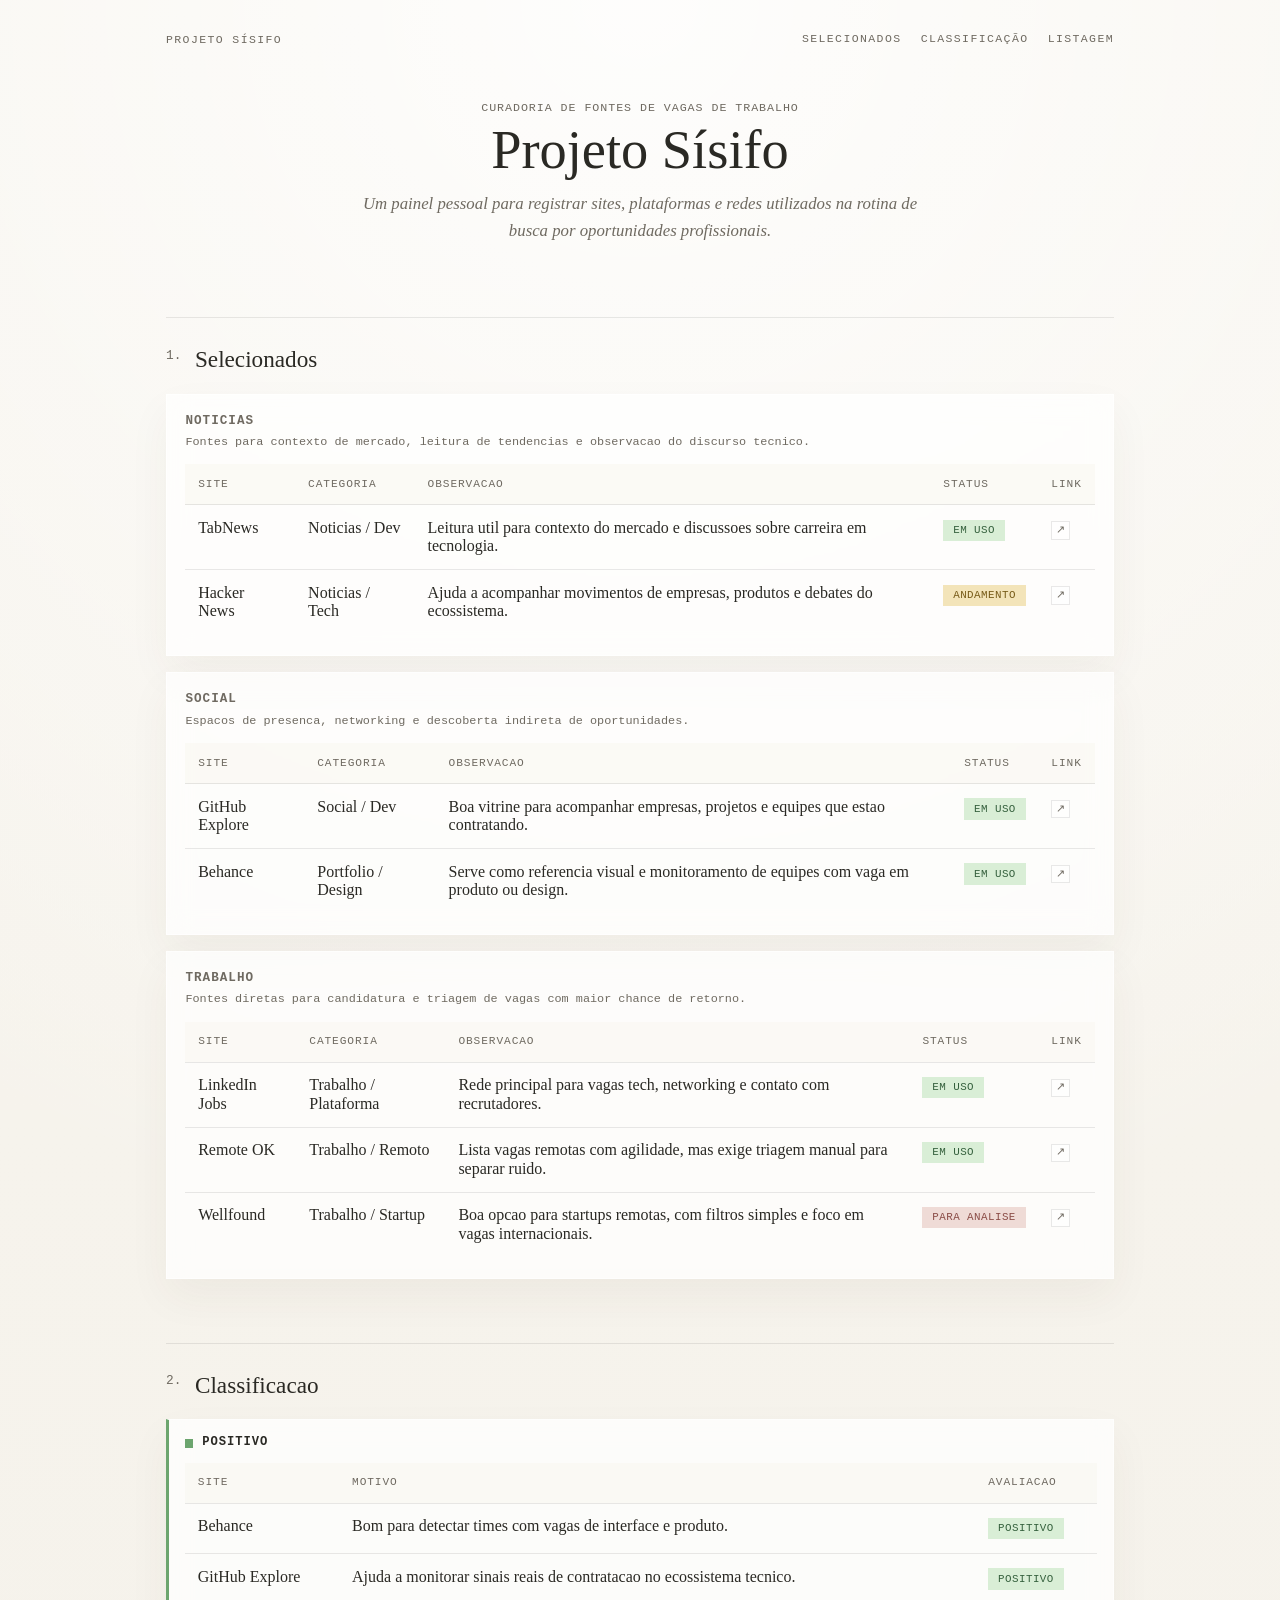
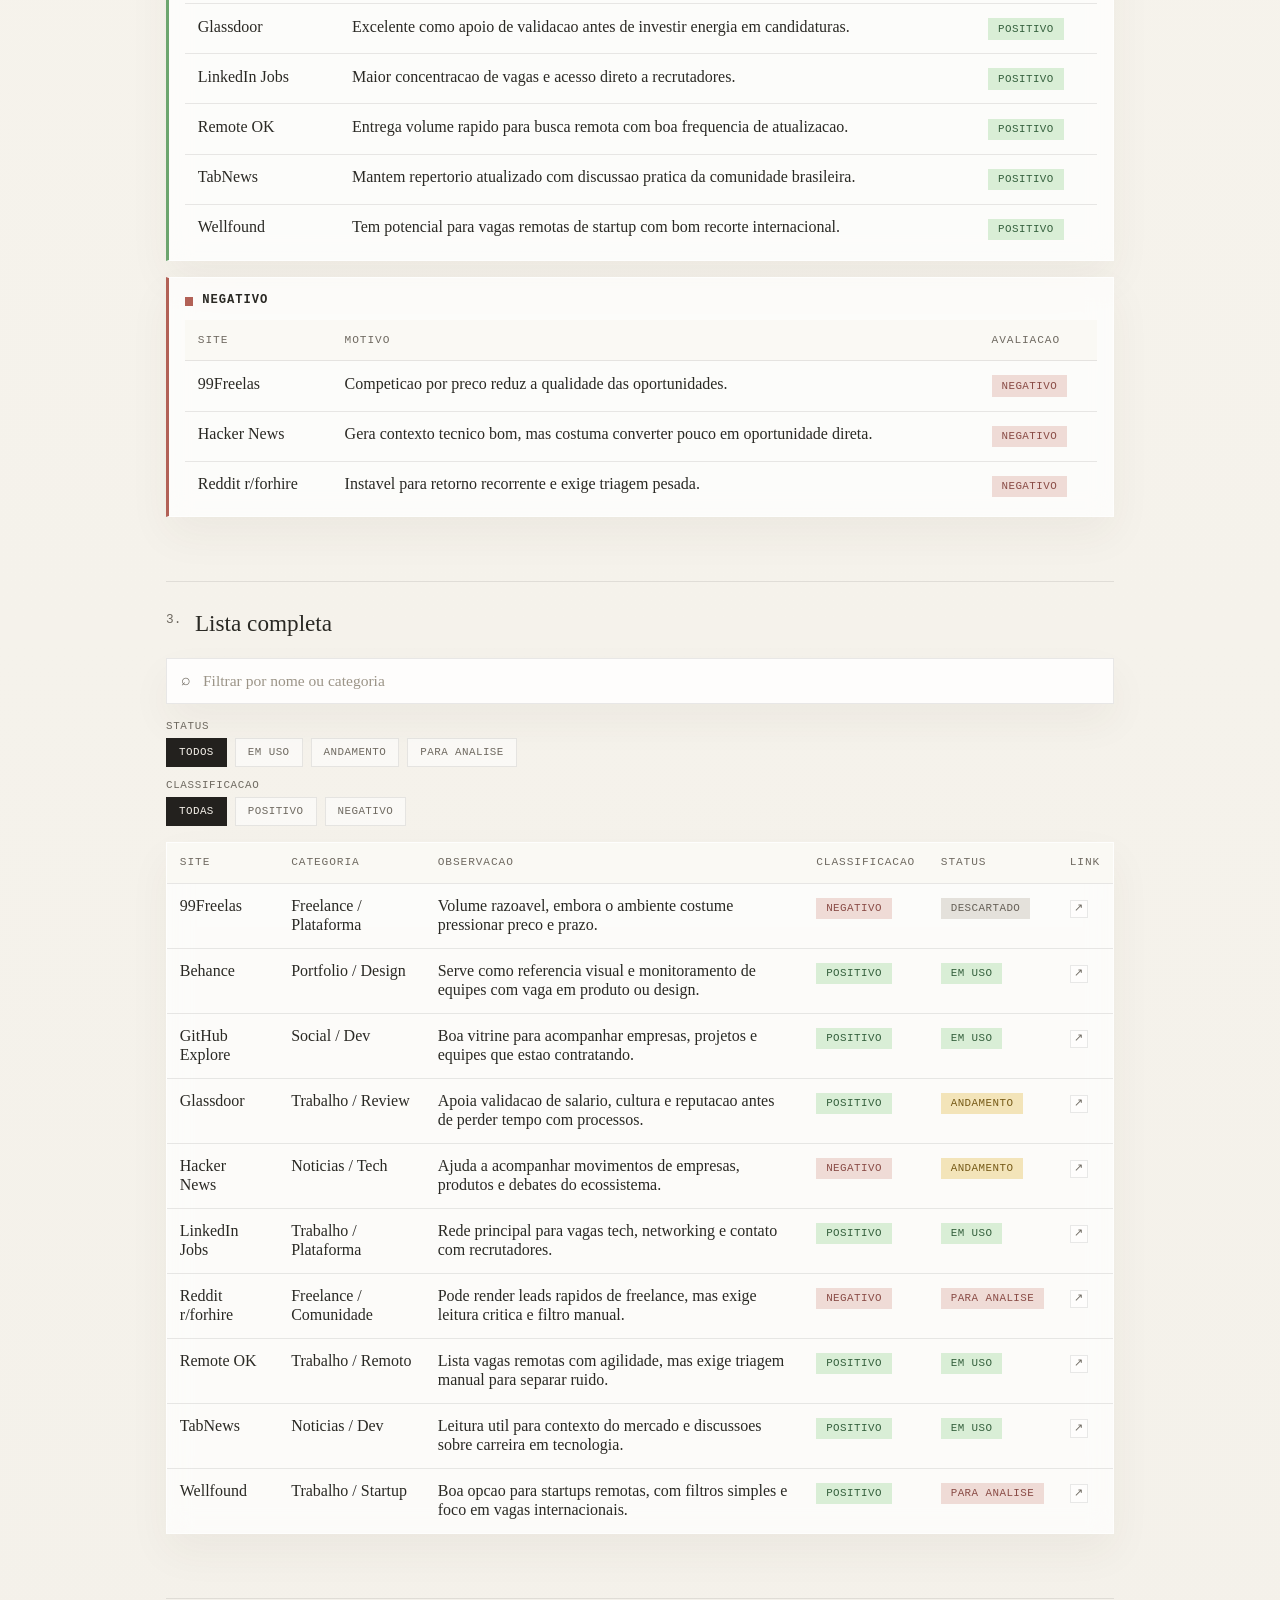
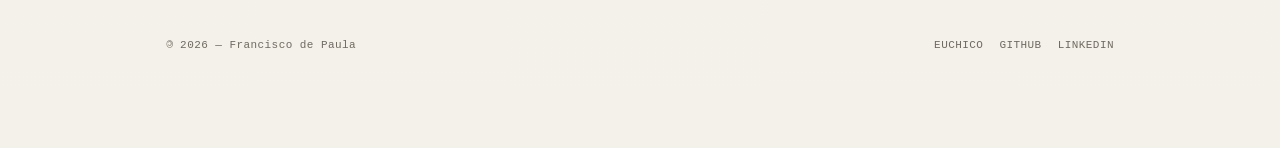
<file: index.html>
﻿<!DOCTYPE html>
<html lang="pt-BR">
<head>
  <!-- Configurações básicas do documento -->
  <meta charset="UTF-8">
  <meta name="viewport" content="width=device-width, initial-scale=1.0">

  <!-- Título exibido na aba do navegador -->
  <title>Projeto Sísifo</title>

  <!-- Normalize e CSS principal do projeto -->
  <link rel="stylesheet" href="assets/styles/normalize.css">
  <link rel="stylesheet" href="assets/styles/style.css">
</head>

<body>
  <!-- Wrapper geral da página -->
  <div class="page-shell">
    <!-- Navegacao superior -->
    <header class="topbar" aria-label="Navegacao Principal">
      <p class="topbar__brand">Projeto Sísifo</p>
      <nav class="topbar__nav">
        <a href="#selecionados">Selecionados</a>
        <a href="#classificacao">Classificação</a>
        <a href="#completo">Listagem</a>
      </nav>
    </header>

    <!-- Conteúdo principal da página -->
    <main class="content">
      <!-- Hero: bloco de apresentação principal -->
      <section class="hero" aria-labelledby="page-title">
        <p class="eyebrow">Curadoria de fontes de vagas de trabalho</p>
        <h1 id="page-title">Projeto Sísifo</h1>
        <p class="hero__summary">
          Um painel pessoal para registrar sites, plataformas e redes utilizados na rotina de busca por oportunidades profissionais.
        </p>
      </section>

      <!-- 1) Sites selecionados -->
      <section id="selecionados" class="section-block" aria-labelledby="selected-title">
        <div class="section-heading">
          <p class="section-number">1.</p>
          <div>
            <h2 id="selected-title">Selecionados</h2>
          </div>
        </div>
        <div id="selected-groups" class="stacked-groups" aria-live="polite"></div>
      </section>

      <!-- 2) Classificacao geral -->
      <section id="classificacao" class="section-block" aria-labelledby="ratings-title">
        <div class="section-heading">
          <p class="section-number">2.</p>
          <div>
            <h2 id="ratings-title">Classificacao</h2>
          </div>
        </div>
        <div id="ratings-grid" class="ratings-grid" aria-live="polite"></div>
      </section>

      <!-- 3) Lista completa com busca e filtros -->
      <section id="completo" class="section-block" aria-labelledby="sources-title">
        <div class="section-heading">
          <p class="section-number">3.</p>
          <div>
            <h2 id="sources-title">Lista completa</h2>
          </div>
        </div>

        <div class="toolbar" aria-label="Filtros da lista completa">
          <label class="search-field" for="search-input">
            <span class="search-field__icon" aria-hidden="true">⌕</span>
            <input id="search-input" type="search" name="search" placeholder="Filtrar por nome ou categoria" autocomplete="off">
          </label>

          <div class="toolbar__controls">
            <div class="filter-group">
              <p class="filter-group__label">Status</p>
              <div class="filter-pills" role="tablist" aria-label="Filtrar por status">
                <button type="button" class="filter-pill is-active" data-filter-type="status" data-filter-value="todos">Todos</button>
                <button type="button" class="filter-pill" data-filter-type="status" data-filter-value="em-uso">Em uso</button>
                <button type="button" class="filter-pill" data-filter-type="status" data-filter-value="aguardando">Andamento</button>
                <button type="button" class="filter-pill" data-filter-type="status" data-filter-value="em-analise">Para analise</button>
              </div>
            </div>

            <div class="filter-group">
              <p class="filter-group__label">Classificacao</p>
              <div class="filter-pills" role="tablist" aria-label="Filtrar por classificacao">
                <button type="button" class="filter-pill is-active" data-filter-type="classification" data-filter-value="todas">Todas</button>
                <button type="button" class="filter-pill" data-filter-type="classification" data-filter-value="positivo">Positivo</button>
                <button type="button" class="filter-pill" data-filter-type="classification" data-filter-value="negativo">Negativo</button>
              </div>
            </div>
          </div>
        </div>

        <div class="table-card">
          <table class="data-table" aria-describedby="sources-title">
            <thead>
              <tr>
                <th scope="col">Site</th>
                <th scope="col">Categoria</th>
                <th scope="col">Observacao</th>
                <th scope="col">Classificacao</th>
                <th scope="col">Status</th>
                <th scope="col">Link</th>
              </tr>
            </thead>
            <tbody id="sources-table-body"></tbody>
          </table>
        </div>

        <p id="sources-empty" class="empty-state" hidden>
          Nenhum item encontrado para os filtros atuais.
        </p>
      </section>
    </main>

    <!-- Rodapé -->
    <footer class="footer">
      <div class="container footer-inner">
        <span class="footer-copy">
          <span class="copyleft">©</span> 2026 — Francisco de Paula
        </span>

        <div class="footer-links">
          <a href="https://euchico.github.io" class="footer-link" target="_blank" rel="noopener noreferrer">
            euChico
            <span class="sr-only">(abre em nova aba)</span>
          </a>

          <a href="https://github.com/euchico" class="footer-link" target="_blank" rel="noopener noreferrer">
            GitHub
            <span class="sr-only">(abre em nova aba)</span>
          </a>

          <a href="https://www.linkedin.com/in/euchico" class="footer-link" target="_blank" rel="noopener noreferrer">
            LinkedIn
            <span class="sr-only">(abre em nova aba)</span>
          </a>
        </div>
      </div>
    </footer>
  </div>

  <!-- Script principal -->
  <script type="module" src="assets/js/app.js"></script>
</body>
</html>
</file>
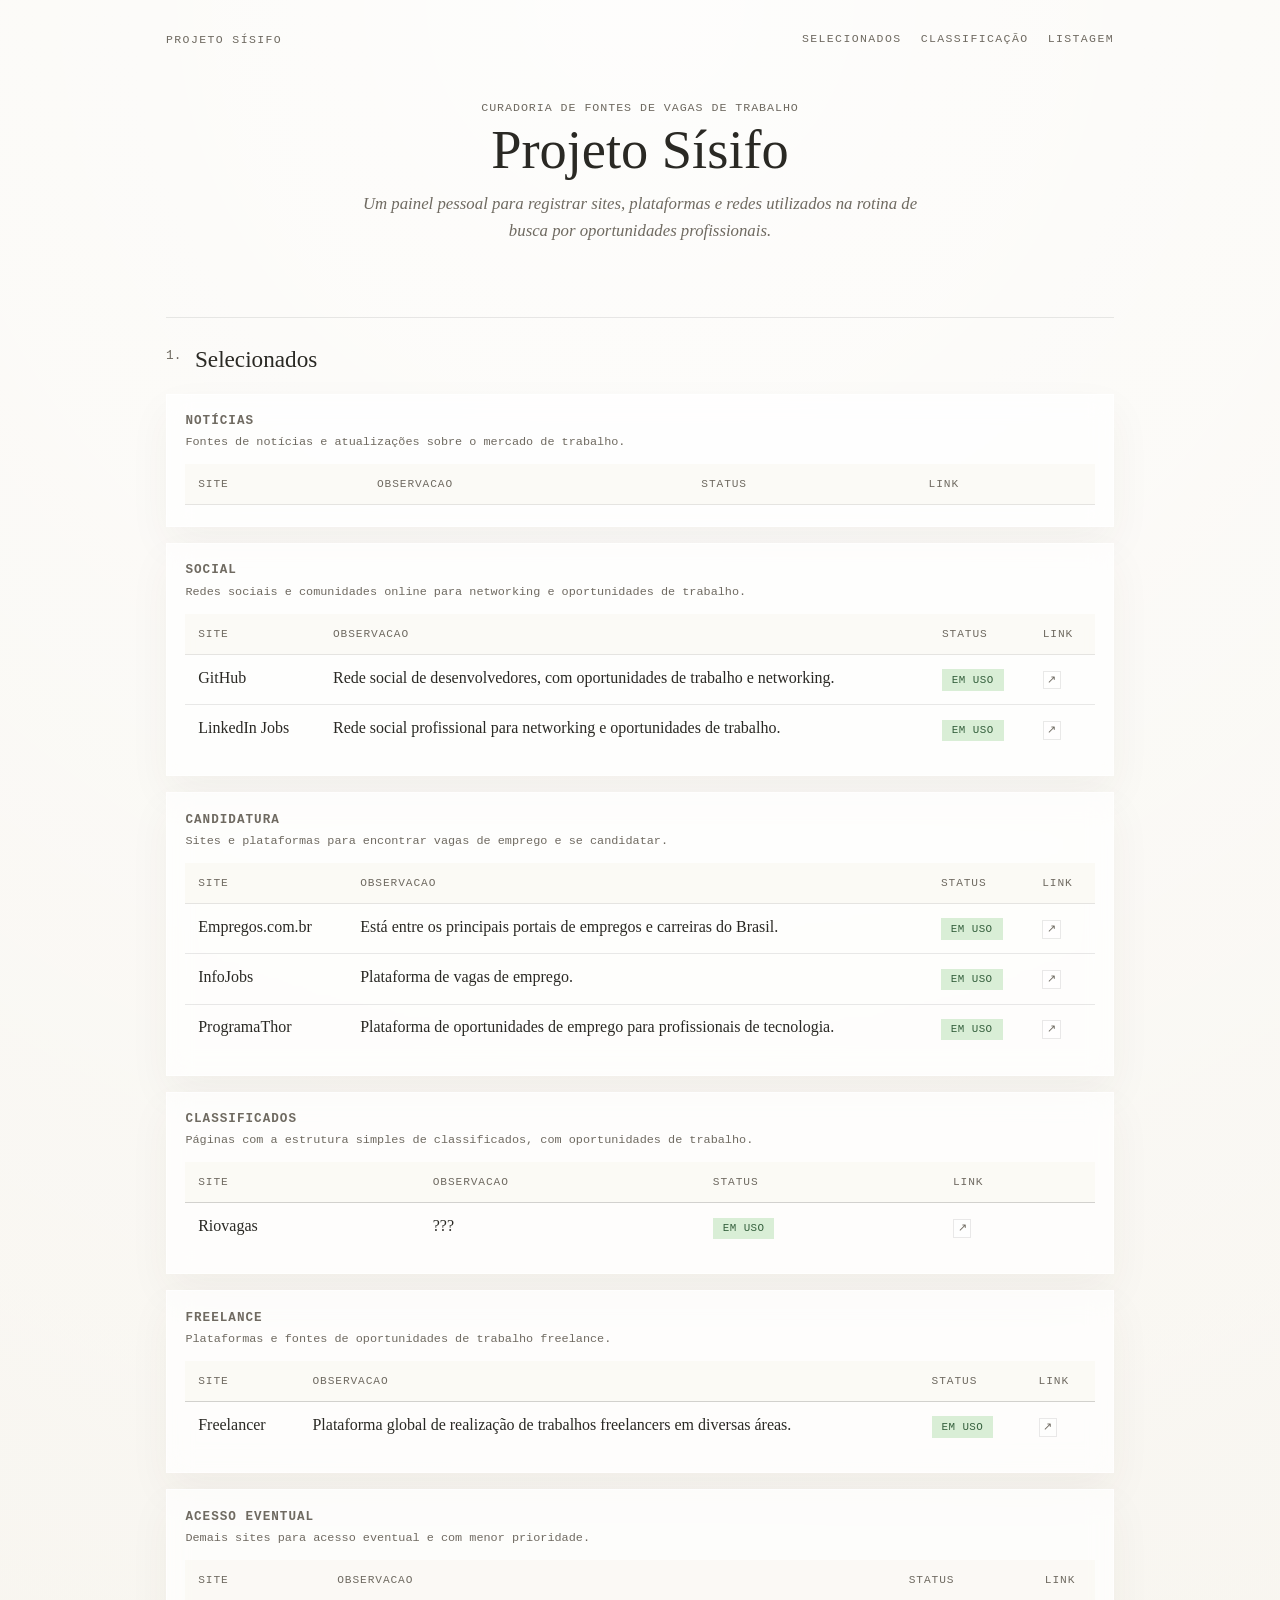
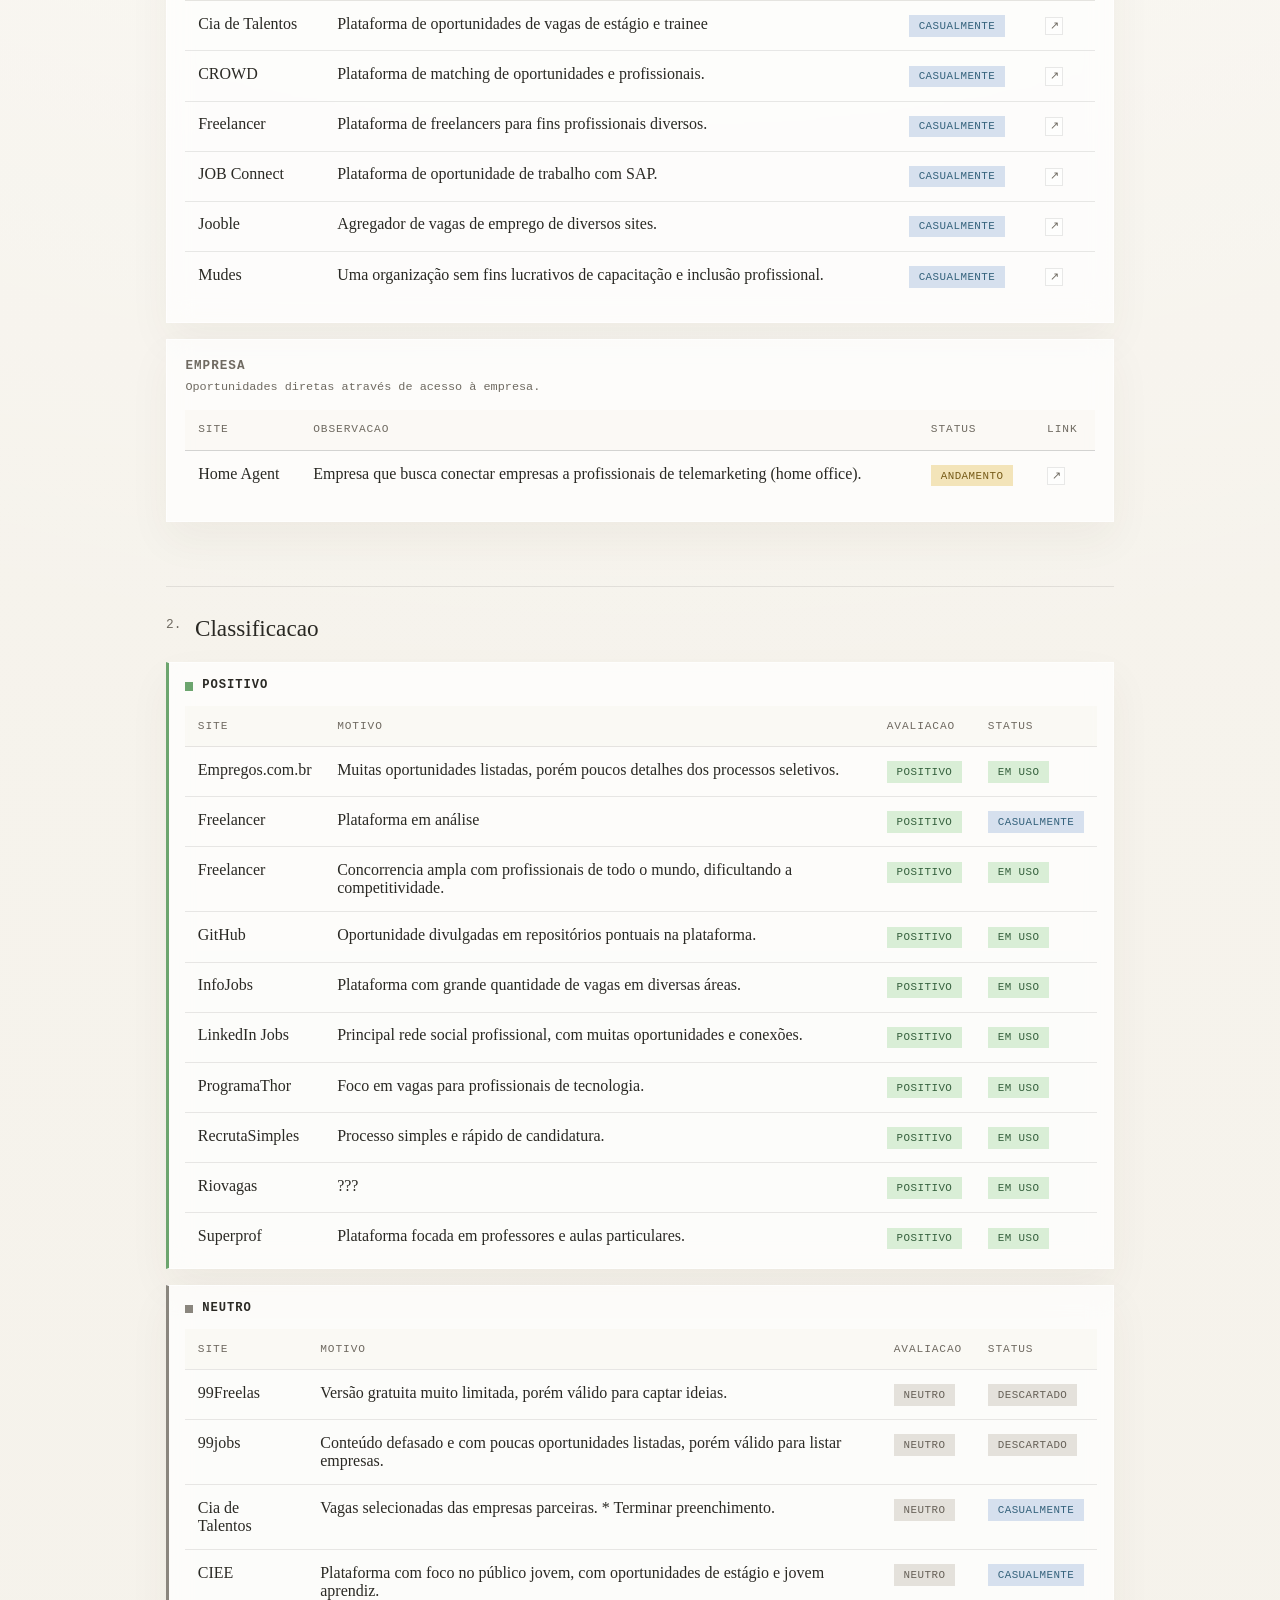
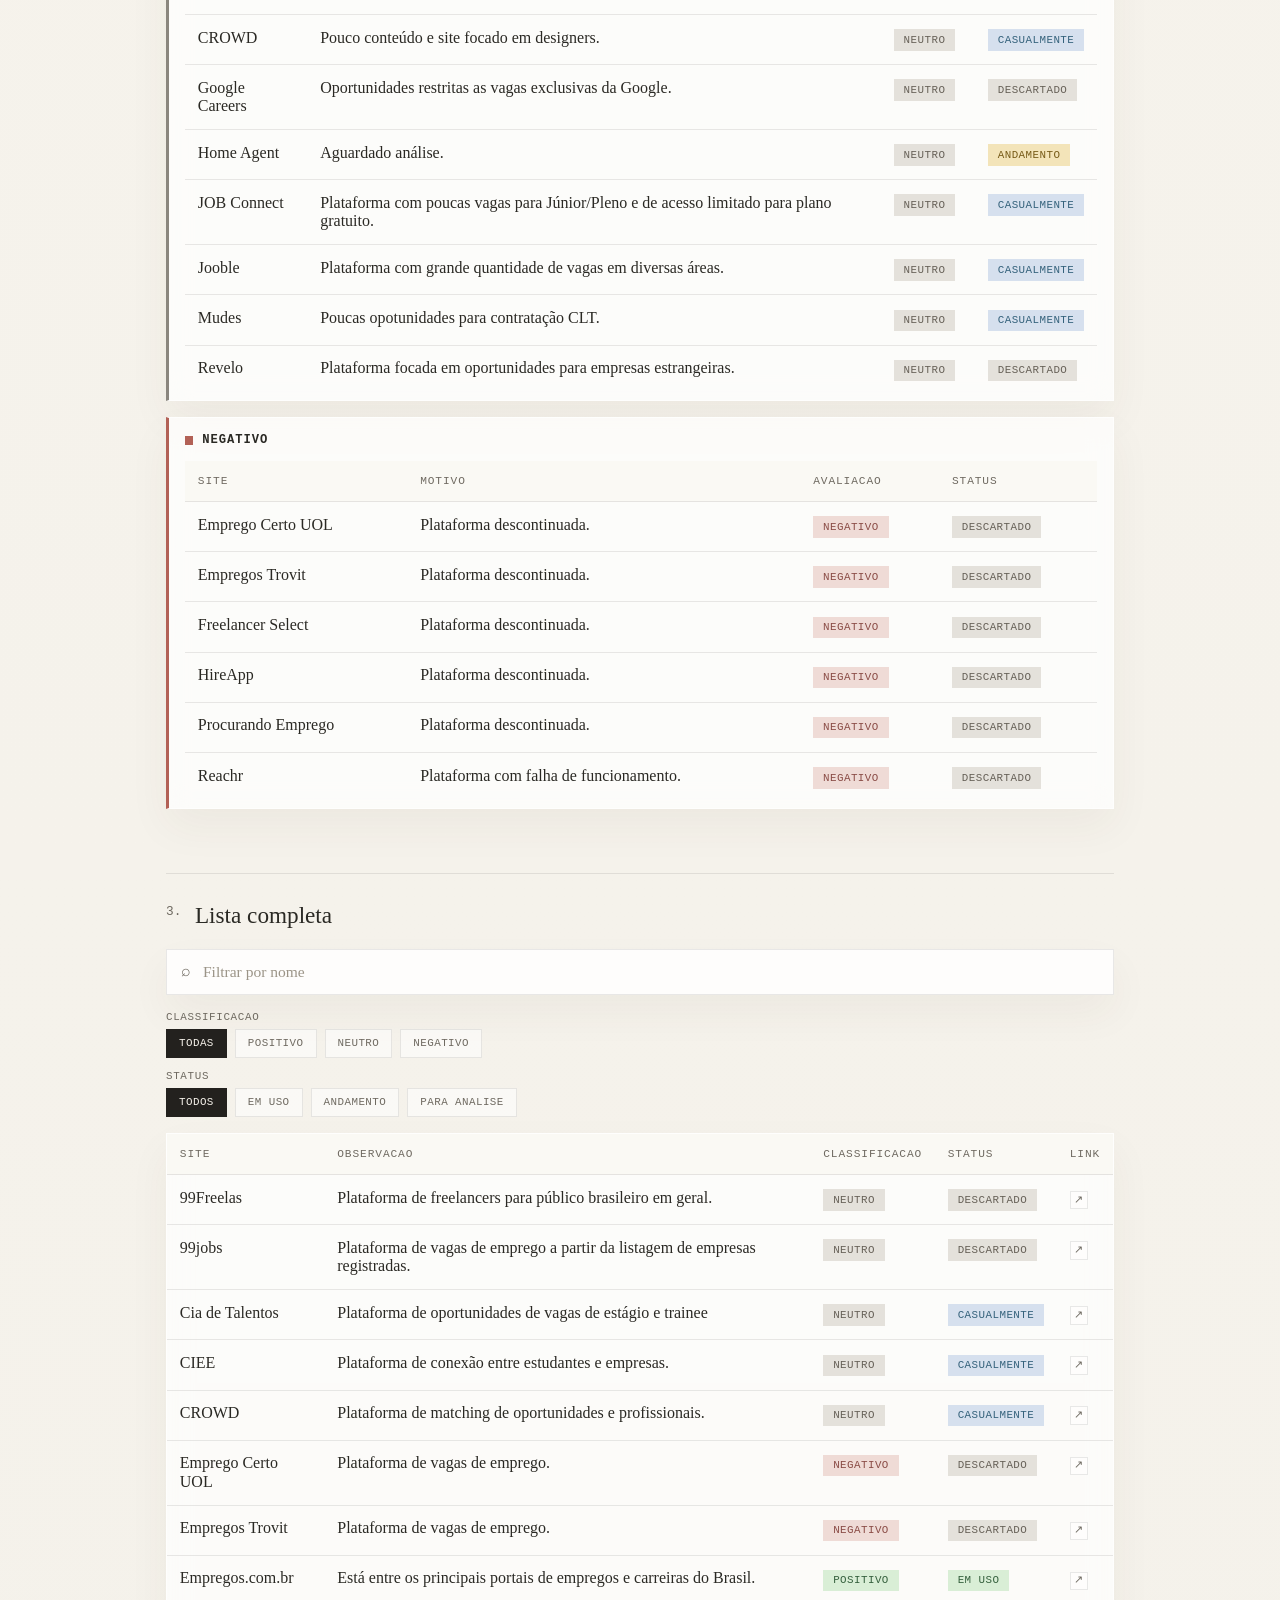
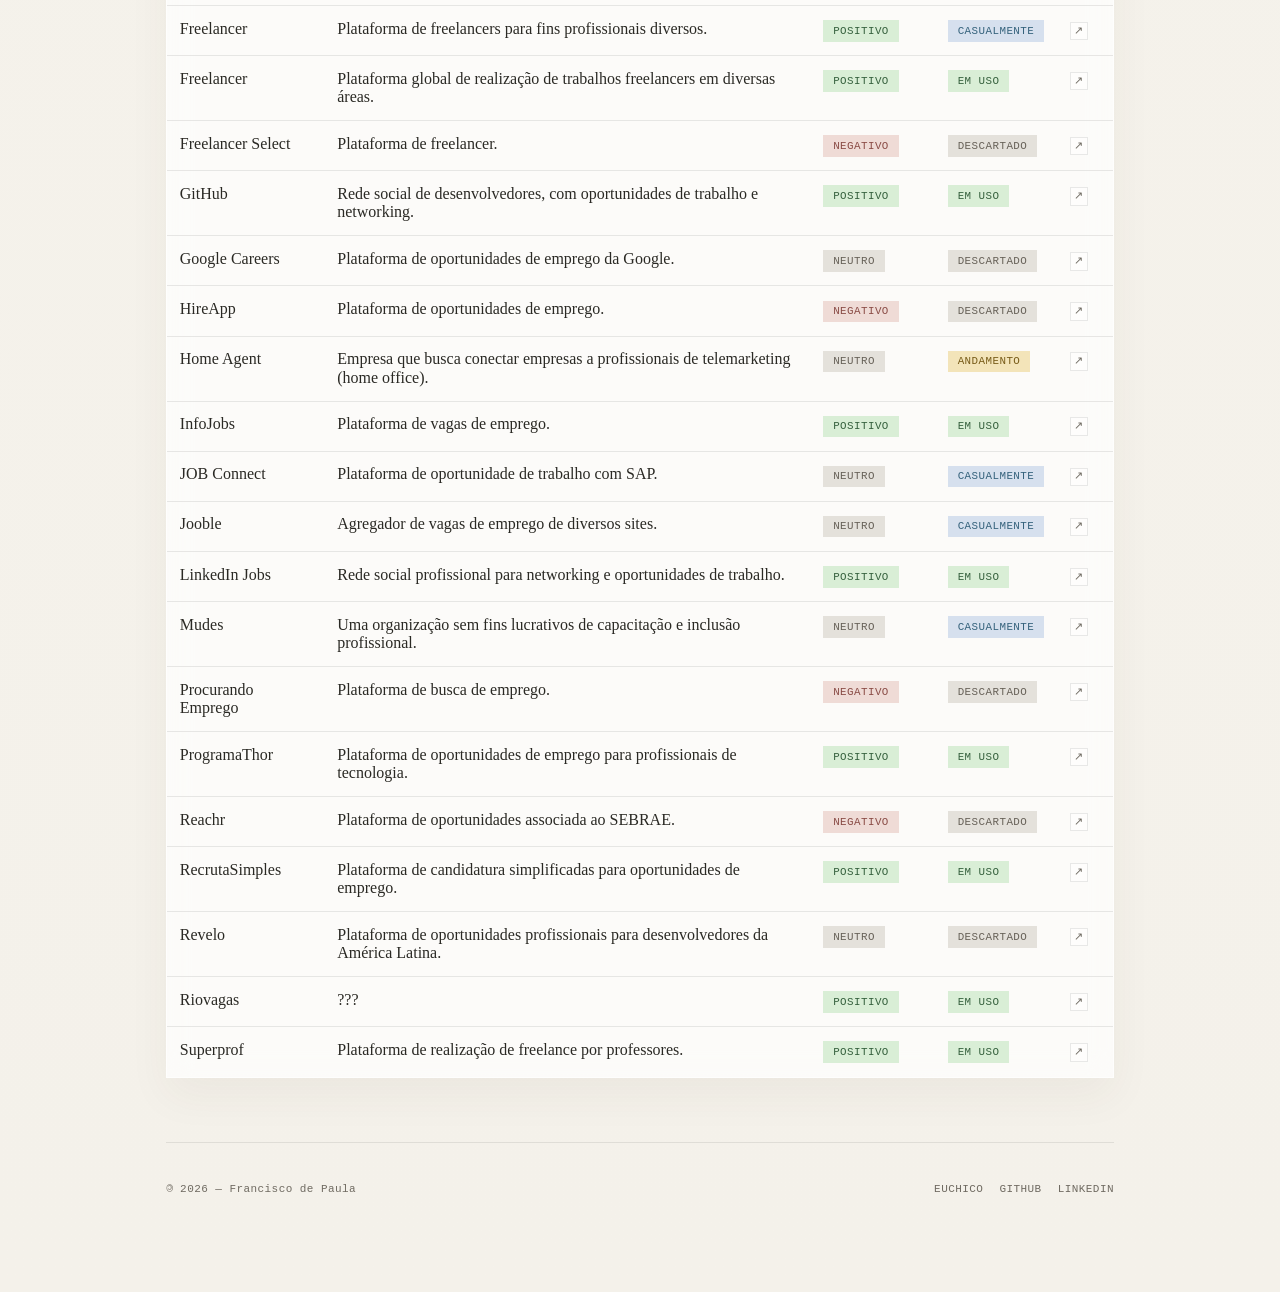
<file: Sisifo/index.html>
﻿<!DOCTYPE html>
<html lang="pt-BR">
<head>
  <!-- Configurações básicas do documento -->
  <meta charset="UTF-8">
  <meta name="viewport" content="width=device-width, initial-scale=1.0">

  <!-- Título exibido na aba do navegador -->
  <title>Projeto Sísifo</title>

  <!-- Normalize e CSS principal do projeto -->
  <link rel="stylesheet" href="src/style/normalize.css">
  <link rel="stylesheet" href="src/style/style.css">
</head>

<body>
  <!-- Wrapper geral da página -->
  <div class="page-shell">
    <!-- Navegacao superior -->
    <header class="topbar" aria-label="Navegacao Principal">
      <p class="topbar__brand">Projeto Sísifo</p>
      <nav class="topbar__nav">
        <a href="#selecionados">Selecionados</a>
        <a href="#classificacao">Classificação</a>
        <a href="#completo">Listagem</a>
      </nav>
    </header>

    <!-- Conteúdo principal da página -->
    <main class="content">
      <!-- Hero: bloco de apresentação principal -->
      <section class="hero" aria-labelledby="page-title">
        <p class="eyebrow">Curadoria de fontes de vagas de trabalho</p>
        <h1 id="page-title">Projeto Sísifo</h1>
        <p class="hero__summary">
          Um painel pessoal para registrar sites, plataformas e redes utilizados na rotina de busca por oportunidades profissionais.
        </p>
      </section>

      <!-- 1) Sites selecionados -->
      <section id="selecionados" class="section-block" aria-labelledby="selected-title">
        <div class="section-heading">
          <p class="section-number">1.</p>
          <div>
            <h2 id="selected-title">Selecionados</h2>
          </div>
        </div>
        <div id="selected-groups" class="stacked-groups" aria-live="polite"></div>
      </section>

      <!-- 2) Classificacao geral -->
      <section id="classificacao" class="section-block" aria-labelledby="ratings-title">
        <div class="section-heading">
          <p class="section-number">2.</p>
          <div>
            <h2 id="ratings-title">Classificacao</h2>
          </div>
        </div>
        <div id="ratings-grid" class="ratings-grid" aria-live="polite"></div>
      </section>

      <!-- 3) Lista completa com busca e filtros -->
      <section id="completo" class="section-block" aria-labelledby="sources-title">
        <div class="section-heading">
          <p class="section-number">3.</p>
          <div>
            <h2 id="sources-title">Lista completa</h2>
          </div>
        </div>

        <div class="toolbar" aria-label="Filtros da lista completa">
          <label class="search-field" for="search-input">
            <span class="search-field__icon" aria-hidden="true">⌕</span>
            <input id="search-input" type="search" name="search" placeholder="Filtrar por nome" autocomplete="off">
          </label>

          <div class="toolbar__controls">
            <div class="filter-group">
              <p class="filter-group__label">Classificacao</p>
              <div class="filter-pills" role="tablist" aria-label="Filtrar por classificacao">
                <button type="button" class="filter-pill is-active" data-filter-type="classification" data-filter-value="todas">Todas</button>
                <button type="button" class="filter-pill" data-filter-type="classification" data-filter-value="positive">Positivo</button>
                <button type="button" class="filter-pill" data-filter-type="classification" data-filter-value="neutral">Neutro</button>
                <button type="button" class="filter-pill" data-filter-type="classification" data-filter-value="negative">Negativo</button>
              </div>
            </div>
            
            <div class="filter-group">
              <p class="filter-group__label">Status</p>
              <div class="filter-pills" role="tablist" aria-label="Filtrar por status">
                <button type="button" class="filter-pill is-active" data-filter-type="status" data-filter-value="todos">Todos</button>
                <button type="button" class="filter-pill" data-filter-type="status" data-filter-value="em-uso">Em uso</button>
                <button type="button" class="filter-pill" data-filter-type="status" data-filter-value="aguardando">Andamento</button>
                <button type="button" class="filter-pill" data-filter-type="status" data-filter-value="em-analise">Para analise</button>
              </div>
            </div>
          </div>
        </div>

        <div class="table-card">
          <table class="data-table" aria-describedby="sources-title">
            <thead>
              <tr>
                <th scope="col">Site</th>
                <th scope="col">Observacao</th>
                <th scope="col">Classificacao</th>
                <th scope="col">Status</th>
                <th scope="col">Link</th>
              </tr>
            </thead>
            <tbody id="sources-table-body"></tbody>
          </table>
        </div>

        <p id="sources-empty" class="empty-state" hidden>
          Nenhum item encontrado para os filtros atuais.
        </p>
      </section>
    </main>

    <!-- Rodapé -->
    <footer class="footer">
      <div class="container footer-inner">
        <span class="footer-copy">
          <span class="copyleft">©</span> 2026 — Francisco de Paula
        </span>

        <div class="footer-links">
          <a href="https://euchico.github.io" class="footer-link" target="_blank" rel="noopener noreferrer">
            euChico
            <span class="sr-only">(abre em nova aba)</span>
          </a>

          <a href="https://github.com/euchico" class="footer-link" target="_blank" rel="noopener noreferrer">
            GitHub
            <span class="sr-only">(abre em nova aba)</span>
          </a>

          <a href="https://www.linkedin.com/in/euchico" class="footer-link" target="_blank" rel="noopener noreferrer">
            LinkedIn
            <span class="sr-only">(abre em nova aba)</span>
          </a>
        </div>
      </div>
    </footer>
  </div>

  <!-- Bootstrap de script com cache-busting para ambiente local -->
  <script>
    const buildStamp = Date.now();
    const appScript = document.createElement("script");
    appScript.type = "module";
    appScript.src = `src/script/app.js?v=${buildStamp}`;
    document.body.appendChild(appScript);
  </script>
</body>
</html>
</file>
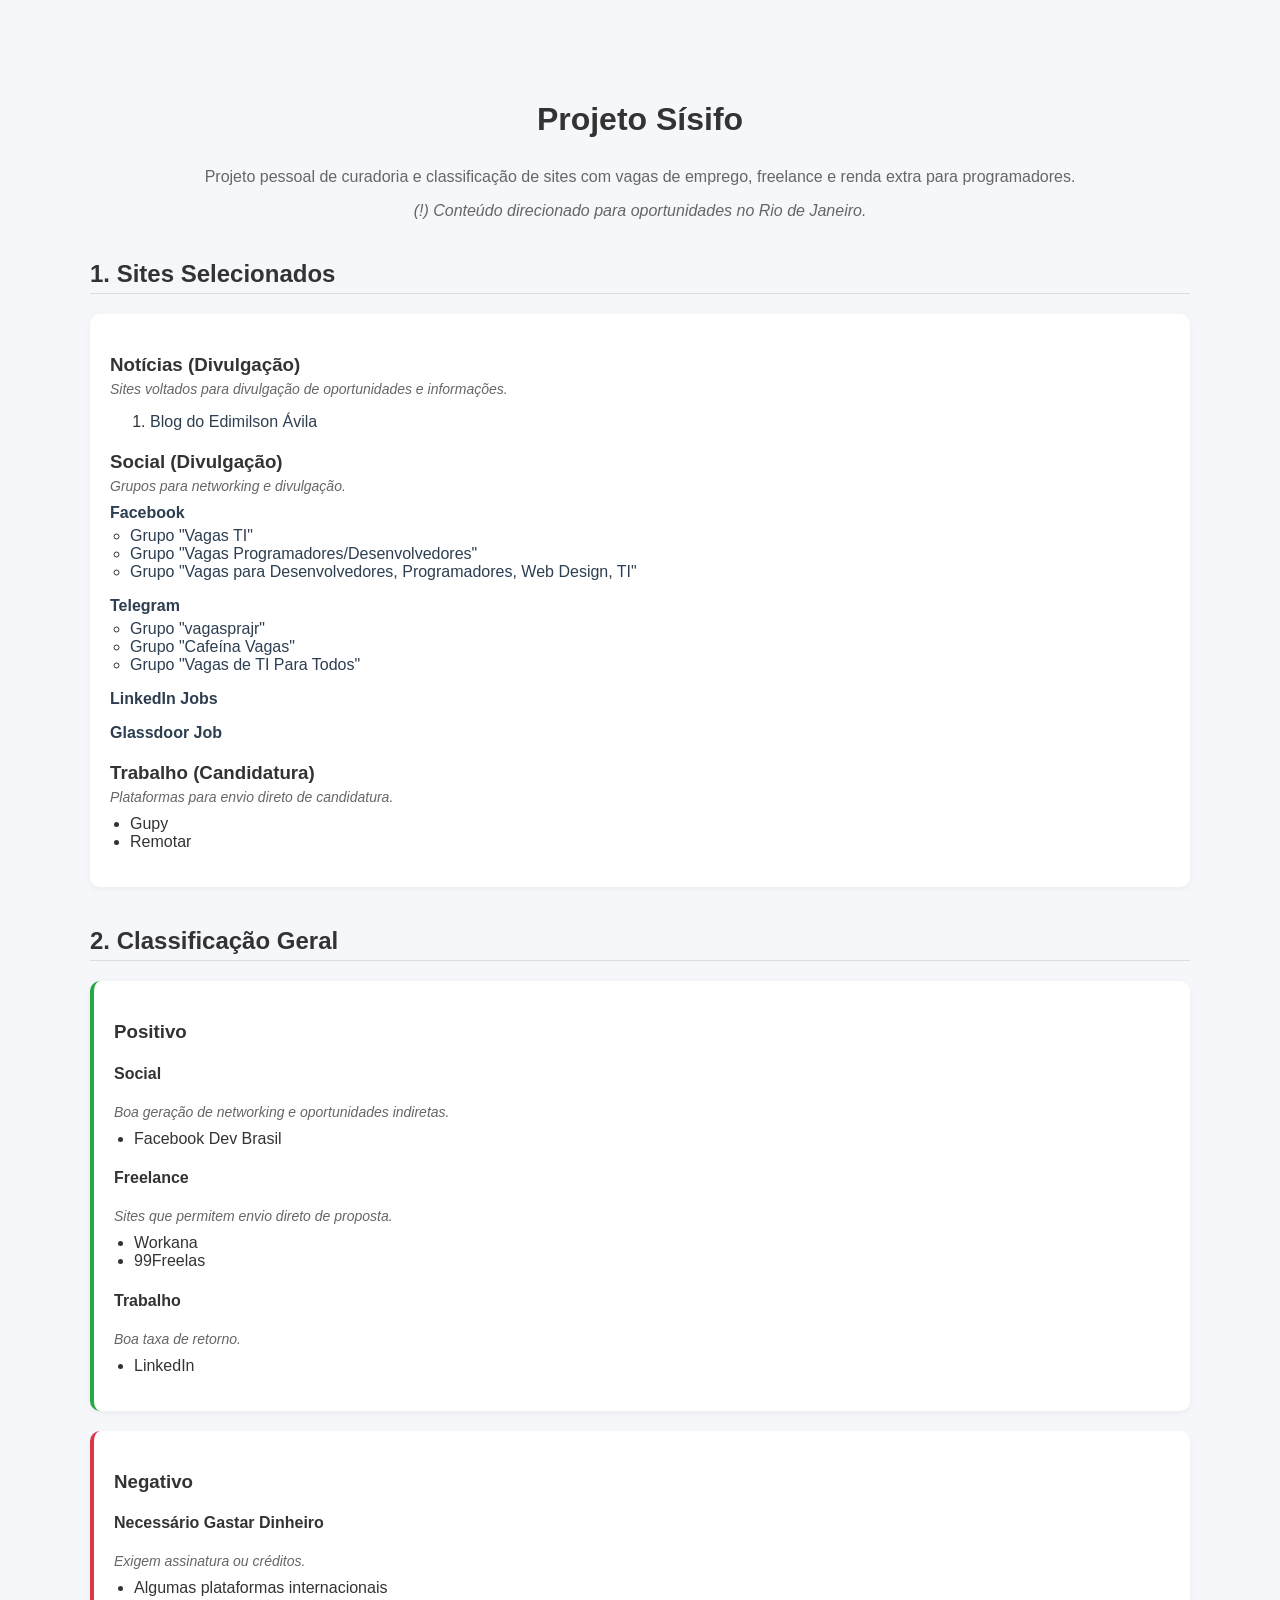
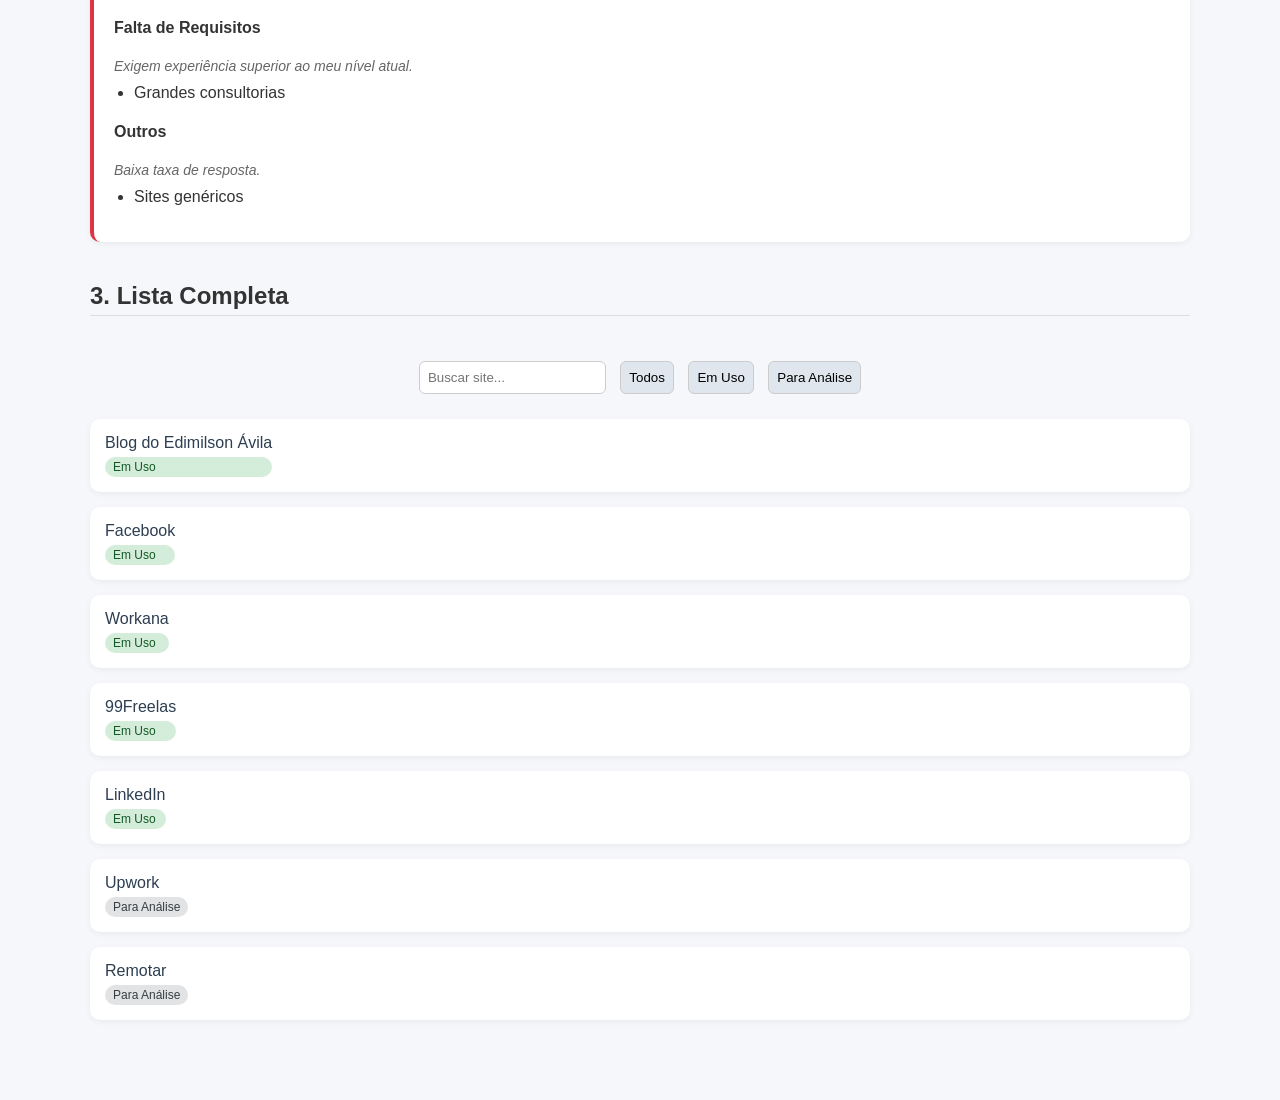
<file: projeto-sisifo.html>
<!DOCTYPE html>
<html lang="pt-br">
<head>
  <meta charset="UTF-8">
  <meta name="viewport" content="width=device-width, initial-scale=1.0">

  <title>Projeto Sísifo</title>

  <style>
    body {
      margin: 40px;
      font-family: Arial, sans-serif;
      color: #333;
      background: #f5f7fa;
    }

    .wrapper {
      max-width: 1100px;   /* controla largura máxima */
      margin: 0 auto;      /* centraliza */
      padding: 40px 20px;  /* respiro lateral */
    }

    h1 {
      margin-bottom: 30px;
      text-align: center;
    }

    h2 {
      margin-top: 40px;
      border-bottom: 1px solid #ddd;
      padding-bottom: 5px;
    }

    h3 {
      margin-top: 20px;
      margin-bottom: 5px;
    }

    a {
      text-decoration: none;
      color: #2c3e50;      /* cor neutra elegante */
      font-weight: 500;
      transition: 0.2s ease;
    }

    .subtitle {
      text-align: center;
      color: #666;
    }

    .desc {
      font-style: italic;
      font-size: 14px;
      color: #666;
      margin-top: 0;
      margin-bottom: 10px;
    }

    .section-card {
      background: white;
      padding: 20px;
      border-radius: 10px;
      box-shadow: 0 2px 6px rgba(0,0,0,0.05);
      margin-bottom: 20px;
    }

    .positive { border-left: 4px solid #28a745; }
    .negative { border-left: 4px solid #dc3545; }

    ul {
      padding-left: 20px;
      margin-top: 5px;
    }

    .sub-list {
      padding-left: 20px;
      list-style-type: circle;
    }

    .controls {
      margin-top: 40px;
      margin-bottom: 20px;
      text-align: center;
    }

    input, button {
      padding: 8px;
      margin: 5px;
      border-radius: 6px;
      border: 1px solid #ccc;
    }

    button {
      cursor: pointer;
      background: #e0e6ed;
    }

    .container {
      display: grid;
      gap: 15px;
    }

    .card {
      background: white;
      padding: 15px;
      border-radius: 10px;
      box-shadow: 0 2px 6px rgba(0,0,0,0.05);
      display: flex;
      justify-content: space-between;
      align-items: center;
    }

    .card-info {
      display: flex;
      flex-direction: column;
    }

    .badge {
      font-size: 12px;
      padding: 3px 8px;
      border-radius: 12px;
      display: inline-block;
      margin-top: 5px;
    }

    .em_uso { background: #d4edda; color: #155724; }
    .andamento { background: #fff3cd; color: #856404; }
    .analise { background: #e2e3e5; color: #383d41; }

    @media(max-width:600px){
      body { margin: 20px; }
      .card { flex-direction: column; align-items: flex-start; }
    }
  </style>
</head>
<body>
  <div class="wrapper">

  <h1>Projeto Sísifo</h1>
  <p class="subtitle">Projeto pessoal de curadoria e classificação de sites com vagas de emprego, freelance e renda extra para programadores.</p>
  <p class="subtitle obs"><i>(!) Conteúdo direcionado para oportunidades no Rio de Janeiro.</i></p>

  <!-- ===================== -->
  <!-- 1. SITES SELECIONADOS -->
  <!-- ===================== -->

  <section>
  <h2>1. Sites Selecionados</h2>

  <div class="section-card">
    <h3>Notícias (Divulgação)</h3>
    <p class="desc">Sites voltados para divulgação de oportunidades e informações.</p>
    <ol>
      <li><a href="https://g1.globo.com/rj/rio-de-janeiro/blog/edimilson-avila" target="_blank">Blog do Edimilson Ávila</a></li>
    </ol>

    <h3>Social (Divulgação)</h3>
    <p class="desc">Grupos para networking e divulgação.</p>
      
      <a href="https://facebook.com/groups" target="_blank"><b>Facebook</b></a>
      <ul class="sub-list">
        <li><a href="https://www.facebook.com/groups/vagastecinf/" target="_blank">Grupo "Vagas TI"</a></li>
        <li><a href="https://www.facebook.com/groups/vagasdev/" target="_blank">Grupo "Vagas Programadores/Desenvolvedores"</a></li>
        <li><a href="https://www.facebook.com/groups/vagasdesenvolvimento/" target="_blank">Grupo "Vagas para Desenvolvedores, Programadores, Web Design, TI"</a></li>
      </ul>
      
      <a href="web.telegram.org" target="_blank"><b>Telegram</b></a>
      <ul class="sub-list">
      <li><a href="https://t.me/vagasprajr" target="_blank">Grupo "vagasprajr"</a></li>
        <li><a href="https://t.me/CafeinaVagas" target="_blank">Grupo "Cafeína Vagas"</a></li>
        <li><a href="https://t.me/vagastibr" target="_blank">Grupo "Vagas de TI Para Todos"</a></li>
      </ul>

      <a href="https://www.linkedin.com/jobs/" target="_blank"><b>LinkedIn Jobs</b></a>
      <ul class="sub-list"></ul>

      <a href="https://www.glassdoor.com.br/Job/" target="_blank"><b>Glassdoor Job</b></a>
      <ul class="sub-list"></ul>
    </ul>

    <h3>Trabalho (Candidatura)</h3>
    <p class="desc">Plataformas para envio direto de candidatura.</p>
    <ul>
      <li>Gupy</li>
      <li>Remotar</li>
    </ul>
  </div>
  </section>

  <!-- ===================== -->
  <!-- 2. CLASSIFICAÇÃO -->
  <!-- ===================== -->

  <section>
  <h2>2. Classificação Geral</h2>

  <div class="section-card positive">
    <h3>Positivo</h3>

    <h4>Social</h4>
    <p class="desc">Boa geração de networking e oportunidades indiretas.</p>
    <ul>
      <li>Facebook Dev Brasil</li>
    </ul>

    <h4>Freelance</h4>
    <p class="desc">Sites que permitem envio direto de proposta.</p>
    <ul>
      <li>Workana</li>
      <li>99Freelas</li>
    </ul>

    <h4>Trabalho</h4>
    <p class="desc">Boa taxa de retorno.</p>
    <ul>
      <li>LinkedIn</li>
    </ul>
  </div>

  <div class="section-card negative">
    <h3>Negativo</h3>

    <h4>Necessário Gastar Dinheiro</h4>
    <p class="desc">Exigem assinatura ou créditos.</p>
    <ul>
      <li>Algumas plataformas internacionais</li>
    </ul>

    <h4>Falta de Requisitos</h4>
    <p class="desc">Exigem experiência superior ao meu nível atual.</p>
    <ul>
      <li>Grandes consultorias</li>
    </ul>

    <h4>Outros</h4>
    <p class="desc">Baixa taxa de resposta.</p>
    <ul>
      <li>Sites genéricos</li>
    </ul>
  </div>
  </section>

  <!-- ===================== -->
  <!-- 3. LISTA PRINCIPAL -->
  <!-- ===================== -->

  <section>
  <h2>3. Lista Completa</h2>

  <div class="controls">
    <input type="text" id="search" placeholder="Buscar site...">
    <button onclick="filterStatus('all')">Todos</button>
    <button onclick="filterStatus('em_uso')">Em Uso</button>
    <button onclick="filterStatus('analise')">Para Análise</button>
  </div>

  <div class="container" id="siteList"></div>
  </section>

  <script>
    const sites = [
      { nome:"Blog do Edimilson Ávila", url:"https://g1.globo.com/rj/rio-de-janeiro/blog/edimilson-avila", status:"em_uso" },
      { nome:"Facebook", url:"https://facebook.com/groups", status:"em_uso" },

      { nome:"Workana", url:"https://www.workana.com", status:"em_uso" },
      { nome:"99Freelas", url:"https://www.99freelas.com.br", status:"em_uso" },
      { nome:"LinkedIn", url:"https://www.linkedin.com", status:"em_uso" },
      { nome:"Upwork", url:"https://www.upwork.com", status:"analise" },
      { nome:"Remotar", url:"https://www.remotar.com.br", status:"analise" }
    ];

    let currentFilter = "all";

    function renderSites() {
      const list = document.getElementById("siteList");
      list.innerHTML = "";

      const searchValue = document.getElementById("search").value.toLowerCase();

      sites
        .filter(site => 
          (currentFilter === "all" || site.status === currentFilter) &&
          site.nome.toLowerCase().includes(searchValue)
        )
        .forEach(site => {
          const card = document.createElement("div");
          card.className = "card";

          card.innerHTML = `
            <div class="card-info">
              <strong><a href="${site.url}" target="_blank">${site.nome}</a></strong>
              <span class="badge ${site.status}">
                ${site.status === "em_uso" ? "Em Uso" : "Para Análise"}
              </span>
            </div>
          `;

          list.appendChild(card);
        });
    }

    function filterStatus(status) {
      currentFilter = status;
      renderSites();
    }

    document.getElementById("search").addEventListener("input", renderSites);

    renderSites();
  </script>
</body>
</html>
</file>
<file: assets/styles/style.css>
/* Variaveis visuais base */
:root {
  --bg: #f4f1ea;
  --surface: rgba(255, 255, 255, 0.72);
  --surface-strong: rgba(255, 255, 255, 0.88);
  --border: rgba(41, 44, 38, 0.1);
  --border-strong: rgba(41, 44, 38, 0.16);
  --text: #2a2924;
  --muted: #6f6a61;
  --mono: "DM Mono", "SFMono-Regular", Consolas, "Liberation Mono", monospace;
  --serif: "EB Garamond", "Iowan Old Style", "Palatino Linotype", "Book Antiqua", Georgia, serif;
  --status-green: #d9eed6;
  --status-green-text: #35603d;
  --status-yellow: #f3e4b9;
  --status-yellow-text: #775b18;
  --status-red: #efdbd6;
  --status-red-text: #8a4c46;
  --status-gray: #e4e1db;
  --status-gray-text: #676158;
  --positive: #6ca56e;
  --negative: #b26156;
  --shadow: 0 18px 40px rgba(76, 66, 45, 0.05);
}

/* Reset e comportamento global */
* {
  box-sizing: border-box;
}

html {
  scroll-behavior: smooth;
}

body {
  margin: 0;
  min-height: 100vh;
  background:
    radial-gradient(circle at top, rgba(255, 255, 255, 0.85), transparent 38%),
    linear-gradient(180deg, #f7f4ed 0%, var(--bg) 100%);
  color: var(--text);
  font-family: var(--serif);
}

a {
  color: inherit;
}

button,
input {
  font: inherit;
}

/* Estrutura principal */
.page-shell {
  width: min(100%, 980px);
  margin: 0 auto;
  padding: 1.5rem 1rem 4rem;
}

.topbar {
  display: flex;
  align-items: center;
  justify-content: space-between;
  gap: 1rem;
  padding: 0.5rem 0 2.5rem;
  font-family: var(--mono);
  font-size: 0.72rem;
  letter-spacing: 0.12em;
  text-transform: uppercase;
}

.topbar__brand {
  margin: 0;
  color: var(--muted);
}

.topbar__nav {
  display: flex;
  gap: 1.2rem;
  flex-wrap: wrap;
}

.topbar__nav a {
  color: var(--muted);
  text-decoration: none;
  border-bottom: 1px solid transparent;
  transition: color 140ms ease, border-color 140ms ease;
}

.topbar__nav a:hover,
.topbar__nav a:focus-visible {
  color: var(--text);
  border-color: var(--border-strong);
}

.content {
  display: grid;
  gap: 4rem;
}

/* Bloco de abertura */
.hero {
  text-align: center;
  padding: 1rem 0 0.5rem;
}

.eyebrow,
.section-note,
.empty-state,
.footer,
.subgroup__description,
.link-text {
  font-family: var(--mono);
}

.eyebrow {
  margin: 0 0 0.6rem;
  color: var(--muted);
  font-size: 0.73rem;
  letter-spacing: 0.08em;
  text-transform: uppercase;
}

.hero h1 {
  margin: 0;
  font-size: clamp(2.5rem, 6vw, 3.4rem);
  line-height: 0.95;
  font-weight: 500;
}

.hero__summary {
  width: min(100%, 35rem);
  margin: 0.9rem auto 0;
  color: var(--muted);
  font-size: 1.05rem;
  line-height: 1.6;
  font-style: italic;
}

.section-block {
  border-top: 1px solid var(--border);
  padding-top: 1.75rem;
}

.section-heading {
  display: grid;
  grid-template-columns: auto 1fr;
  gap: 0.85rem;
  align-items: start;
  margin-bottom: 1.3rem;
}

.section-number {
  margin: 0.18rem 0 0;
  font-family: var(--mono);
  color: var(--muted);
  font-size: 0.8rem;
}

.section-heading h2 {
  margin: 0;
  font-size: 1.45rem;
  font-weight: 500;
}

.section-note {
  margin: 0.2rem 0 0;
  color: var(--muted);
  font-size: 0.74rem;
  letter-spacing: 0.03em;
}

/* Cards e tabelas */
.stacked-groups,
.ratings-grid {
  display: grid;
  gap: 1rem;
}

.group-card,
.rating-card,
.table-card {
  background: var(--surface);
  border: 1px solid rgba(255, 255, 255, 0.65);
  box-shadow: var(--shadow);
  overflow: hidden;
  backdrop-filter: blur(12px);
}

.group-card {
  padding: 1.2rem 1.15rem 0.5rem;
}

.subgroup {
  padding-bottom: 0.8rem;
}

.subgroup + .subgroup {
  margin-top: 1rem;
  border-top: 1px solid var(--border);
  padding-top: 1rem;
}

.subgroup__header {
  margin-bottom: 0.8rem;
}

.subgroup__title {
  margin: 0;
  font-family: var(--mono);
  font-size: 0.79rem;
  letter-spacing: 0.08em;
  text-transform: uppercase;
  color: var(--muted);
}

.subgroup__description {
  margin: 0.35rem 0 0;
  color: var(--muted);
  font-size: 0.74rem;
  line-height: 1.5;
}

.data-table {
  width: 100%;
  border-collapse: collapse;
}

.data-table th,
.data-table td {
  padding: 0.85rem 0.8rem;
  text-align: left;
  vertical-align: top;
}

.data-table thead th {
  font-family: var(--mono);
  font-size: 0.7rem;
  text-transform: uppercase;
  letter-spacing: 0.08em;
  color: var(--muted);
  font-weight: 500;
  border-bottom: 1px solid var(--border);
  background: rgba(249, 247, 242, 0.65);
}

.data-table tbody tr {
  transition: background-color 140ms ease;
}

.data-table tbody tr:hover {
  background: rgba(255, 255, 255, 0.42);
}

.data-table tbody tr + tr td {
  border-top: 1px solid var(--border);
}

.cell-title {
  margin: 0;
  font-size: 1rem;
  font-weight: 500;
}

.status-badge {
  display: inline-flex;
  align-items: center;
  padding: 0.28rem 0.62rem;
  font-family: var(--mono);
  font-size: 0.68rem;
  letter-spacing: 0.04em;
  text-transform: uppercase;
  white-space: nowrap;
}

.status-badge[data-status="em-uso"] {
  background: var(--status-green);
  color: var(--status-green-text);
}

.status-badge[data-status="aguardando"] {
  background: var(--status-yellow);
  color: var(--status-yellow-text);
}

.status-badge[data-status="em-analise"] {
  background: var(--status-red);
  color: var(--status-red-text);
}

.status-badge[data-status="descartado"] {
  background: var(--status-gray);
  color: var(--status-gray-text);
}

/* Classificacao geral em pilha vertical */
.ratings-grid {
  grid-template-columns: 1fr;
}

.rating-card {
  padding: 1rem 1rem 0.35rem;
  border-left: 3px solid transparent;
}

.rating-card[data-classification="positivo"] {
  border-left-color: var(--positive);
}

.rating-card[data-classification="negativo"] {
  border-left-color: var(--negative);
}

.rating-card__title {
  display: flex;
  align-items: center;
  gap: 0.55rem;
  margin: 0 0 0.8rem;
  font-family: var(--mono);
  font-size: 0.76rem;
  letter-spacing: 0.08em;
  text-transform: uppercase;
}

.rating-dot {
  width: 0.55rem;
  height: 0.55rem;
}

.rating-card[data-classification="positivo"] .rating-dot {
  background: var(--positive);
}

.rating-card[data-classification="negativo"] .rating-dot {
  background: var(--negative);
}

/* Barra de busca e filtros */
.toolbar {
  display: grid;
  grid-template-columns: minmax(0, 1fr);
  gap: 1rem;
  align-items: start;
  margin-bottom: 1rem;
}

.search-field {
  display: flex;
  align-items: center;
  gap: 0.65rem;
  min-height: 46px;
  padding: 0 0.85rem;
  border: 1px solid var(--border);
  background: var(--surface-strong);
  box-shadow: var(--shadow);
}

.search-field__icon {
  color: var(--muted);
  font-family: var(--mono);
}

.search-field input {
  width: 100%;
  border: 0;
  outline: none;
  background: transparent;
  color: var(--text);
  font-size: 0.97rem;
}

.search-field input::placeholder {
  color: #9b9487;
}

.toolbar__controls {
  display: grid;
  gap: 0.75rem;
}

.filter-group {
  display: grid;
  gap: 0.35rem;
}

.filter-group__label {
  margin: 0;
  font-family: var(--mono);
  color: var(--muted);
  font-size: 0.68rem;
  letter-spacing: 0.06em;
  text-transform: uppercase;
}

.filter-pills {
  display: flex;
  gap: 0.5rem;
  flex-wrap: wrap;
}

.filter-pill {
  padding: 0.45rem 0.75rem;
  border: 1px solid var(--border);
  background: rgba(255, 255, 255, 0.55);
  color: var(--muted);
  cursor: pointer;
  font-family: var(--mono);
  font-size: 0.68rem;
  text-transform: uppercase;
  letter-spacing: 0.04em;
  transition:
    background-color 140ms ease,
    border-color 140ms ease,
    color 140ms ease,
    transform 140ms ease;
}

.filter-pill:hover,
.filter-pill:focus-visible {
  color: var(--text);
  border-color: var(--border-strong);
  transform: translateY(-1px);
}

.filter-pill.is-active {
  background: #23211e;
  border-color: #23211e;
  color: #f6f2eb;
}

.link-text {
  display: inline-flex;
  align-items: center;
  justify-content: center;
  width: 1.15rem;
  height: 1.15rem;
  color: var(--muted);
  font-size: 0.68rem;
  border: 1px solid var(--border);
  line-height: 1;
  text-decoration: none;
  background: rgba(255, 255, 255, 0.5);
}

.classification-badge {
  display: inline-flex;
  align-items: center;
  padding: 0.28rem 0.62rem;
  font-family: var(--mono);
  font-size: 0.68rem;
  letter-spacing: 0.04em;
  text-transform: uppercase;
  white-space: nowrap;
  background: var(--status-gray);
  color: var(--status-gray-text);
}

.classification-badge[data-classification="positivo"] {
  background: var(--status-green);
  color: var(--status-green-text);
}

.classification-badge[data-classification="negativo"] {
  background: var(--status-red);
  color: var(--status-red-text);
}

.link-text:hover,
.link-text:focus-visible {
  color: var(--text);
  border-color: var(--border-strong);
  background: rgba(255, 255, 255, 0.82);
}

.empty-state {
  margin: 1rem 0 0;
  color: var(--muted);
  font-size: 0.73rem;
  text-align: center;
}

/*
.footer {
  display: flex;
  justify-content: space-between;
  gap: 1rem;
  margin-top: 4rem;
  padding-top: 1.4rem;
  border-top: 1px solid var(--border);
  color: var(--muted);
  font-size: 0.72rem;
  letter-spacing: 0.04em;
}

.footer p {
  margin: 0;
}
*/

/* ======
8. FOOTER
========= */
.footer {
  padding: 2.5rem 0 2rem;
  border-top: 1px solid var(--border);
  margin-top: 4rem;
  color: var(--muted);
  font-size: 0.72rem;
}

.footer-inner {
  display: flex;
  align-items: center;
  justify-content: space-between;
  flex-wrap: wrap;
  gap: 1rem;
}

.footer-copy {
  font-family: var(--mono);
  font-size: 0.6875rem;
  letter-spacing: 0.04em;
  color: inherit;
}

.footer-links {
  display: flex;
  align-items: center;
  gap: 1rem;
  flex-wrap: wrap;
}

.footer-link {
  font-family: var(--mono);
  font-size: 0.6875rem;
  text-transform: uppercase;
  letter-spacing: 0.04em;
  color: inherit;
  text-decoration: none;
  border-bottom: 1px solid transparent;
  transition: color 140ms ease, border-color 140ms ease;
}

.footer-link:hover,
.footer-link:focus-visible {
  color: var(--text);
  border-bottom-color: var(--border-strong);
}

.copyleft {
  display: inline-block;
  transform: scaleX(-1);
}

/* ==============
9. ACESSIBILIDADE
================= */

.sr-only {
  position: absolute;
  width: 1px;
  height: 1px;
  padding: 0;
  margin: -1px;
  overflow: hidden;
  clip: rect(0, 0, 0, 0);
  white-space: nowrap;
  border: 0;
}


/* ===============
10. RESPONSIVIDADE
================== */

@media (max-width: 760px) {
  .page-shell {
    padding-inline: 0.85rem;
  }

  .topbar,
  .toolbar,
  .footer {
    grid-template-columns: 1fr;
    display: grid;
  }

  .topbar {
    gap: 0.8rem;
  }

  .topbar__nav,
  .filter-pills {
    justify-content: flex-start;
  }

  .footer {
    gap: 0.6rem;
    padding-top: 1.6rem;
  }

  .footer-inner {
    align-items: flex-start;
  }
}

@media (max-width: 620px) {
  .data-table,
  .data-table thead,
  .data-table tbody,
  .data-table th,
  .data-table td,
  .data-table tr {
    display: block;
  }

  .data-table thead {
    display: none;
  }

  .data-table tbody tr {
    padding: 0.95rem 0.9rem;
  }

  .data-table tbody tr + tr {
    border-top: 1px solid var(--border);
  }

  .data-table tbody tr + tr td {
    border-top: 0;
  }

  .data-table td {
    padding: 0.2rem 0;
  }

  .data-table td::before {
    content: attr(data-label);
    display: block;
    margin-bottom: 0.18rem;
    color: var(--muted);
    font-family: var(--mono);
    font-size: 0.68rem;
    letter-spacing: 0.04em;
    text-transform: uppercase;
  }
}
</file>
<file: Sisifo/src/style/style.css>
/* Variaveis visuais base */
:root {
  --bg: #f4f1ea;
  --surface: rgba(255, 255, 255, 0.72);
  --surface-strong: rgba(255, 255, 255, 0.88);
  --border: rgba(41, 44, 38, 0.1);
  --border-strong: rgba(41, 44, 38, 0.16);
  --text: #2a2924;
  --muted: #6f6a61;
  --mono: "DM Mono", "SFMono-Regular", Consolas, "Liberation Mono", monospace;
  --serif: "EB Garamond", "Iowan Old Style", "Palatino Linotype", "Book Antiqua", Georgia, serif;
  --status-green: #d9eed6;
  --status-green-text: #35603d;
  --status-blue: #d6e0ee;
  --status-blue-text: #35627c;
  --status-yellow: #f3e4b9;
  --status-yellow-text: #775b18;
  --status-red: #efdbd6;
  --status-red-text: #8a4c46;
  --status-gray: #e4e1db;
  --status-gray-text: #676158;
  --positive: #6ca56e;
  --neutral: #8a867e;
  --negative: #b26156;
  --shadow: 0 18px 40px rgba(76, 66, 45, 0.05);
}

/* Reset e comportamento global */
* {
  box-sizing: border-box;
}

html {
  scroll-behavior: smooth;
}

body {
  margin: 0;
  min-height: 100vh;
  background:
    radial-gradient(circle at top, rgba(255, 255, 255, 0.85), transparent 38%),
    linear-gradient(180deg, #f7f4ed 0%, var(--bg) 100%);
  color: var(--text);
  font-family: var(--serif);
}

a {
  color: inherit;
}

button,
input {
  font: inherit;
}

/* Estrutura principal */
.page-shell {
  width: min(100%, 980px);
  margin: 0 auto;
  padding: 1.5rem 1rem 4rem;
}

.topbar {
  display: flex;
  align-items: center;
  justify-content: space-between;
  gap: 1rem;
  padding: 0.5rem 0 2.5rem;
  font-family: var(--mono);
  font-size: 0.72rem;
  letter-spacing: 0.12em;
  text-transform: uppercase;
}

.topbar__brand {
  margin: 0;
  color: var(--muted);
}

.topbar__nav {
  display: flex;
  gap: 1.2rem;
  flex-wrap: wrap;
}

.topbar__nav a {
  color: var(--muted);
  text-decoration: none;
  border-bottom: 1px solid transparent;
  transition: color 140ms ease, border-color 140ms ease;
}

.topbar__nav a:hover,
.topbar__nav a:focus-visible {
  color: var(--text);
  border-color: var(--border-strong);
}

.content {
  display: grid;
  gap: 4rem;
}

/* Bloco de abertura */
.hero {
  text-align: center;
  padding: 1rem 0 0.5rem;
}

.eyebrow,
.section-note,
.empty-state,
.footer,
.subgroup__description,
.link-text {
  font-family: var(--mono);
}

.eyebrow {
  margin: 0 0 0.6rem;
  color: var(--muted);
  font-size: 0.73rem;
  letter-spacing: 0.08em;
  text-transform: uppercase;
}

.hero h1 {
  margin: 0;
  font-size: clamp(2.5rem, 6vw, 3.4rem);
  line-height: 0.95;
  font-weight: 500;
}

.hero__summary {
  width: min(100%, 35rem);
  margin: 0.9rem auto 0;
  color: var(--muted);
  font-size: 1.05rem;
  line-height: 1.6;
  font-style: italic;
}

.section-block {
  border-top: 1px solid var(--border);
  padding-top: 1.75rem;
}

.section-heading {
  display: grid;
  grid-template-columns: auto 1fr;
  gap: 0.85rem;
  align-items: start;
  margin-bottom: 1.3rem;
}

.section-number {
  margin: 0.18rem 0 0;
  font-family: var(--mono);
  color: var(--muted);
  font-size: 0.8rem;
}

.section-heading h2 {
  margin: 0;
  font-size: 1.45rem;
  font-weight: 500;
}

.section-note {
  margin: 0.2rem 0 0;
  color: var(--muted);
  font-size: 0.74rem;
  letter-spacing: 0.03em;
}

/* Cards e tabelas */
.stacked-groups,
.ratings-grid {
  display: grid;
  gap: 1rem;
}

.group-card,
.rating-card,
.table-card {
  background: var(--surface);
  border: 1px solid rgba(255, 255, 255, 0.65);
  box-shadow: var(--shadow);
  overflow: hidden;
  backdrop-filter: blur(12px);
}

.group-card {
  padding: 1.2rem 1.15rem 0.5rem;
}

.subgroup {
  padding-bottom: 0.8rem;
}

.subgroup + .subgroup {
  margin-top: 1rem;
  border-top: 1px solid var(--border);
  padding-top: 1rem;
}

.subgroup__header {
  margin-bottom: 0.8rem;
}

.subgroup__title {
  margin: 0;
  font-family: var(--mono);
  font-size: 0.79rem;
  letter-spacing: 0.08em;
  text-transform: uppercase;
  color: var(--muted);
}

.subgroup__description {
  margin: 0.35rem 0 0;
  color: var(--muted);
  font-size: 0.74rem;
  line-height: 1.5;
}

.data-table {
  width: 100%;
  border-collapse: collapse;
}

.data-table th,
.data-table td {
  padding: 0.85rem 0.8rem;
  text-align: left;
  vertical-align: top;
}

.data-table thead th {
  font-family: var(--mono);
  font-size: 0.7rem;
  text-transform: uppercase;
  letter-spacing: 0.08em;
  color: var(--muted);
  font-weight: 500;
  border-bottom: 1px solid var(--border);
  background: rgba(249, 247, 242, 0.65);
}

.data-table tbody tr {
  transition: background-color 140ms ease;
}

.data-table tbody tr:hover {
  background: rgba(255, 255, 255, 0.42);
}

.data-table tbody tr + tr td {
  border-top: 1px solid var(--border);
}

.cell-title {
  margin: 0;
  font-size: 1rem;
  font-weight: 500;
}

.status-badge {
  display: inline-flex;
  align-items: center;
  padding: 0.28rem 0.62rem;
  font-family: var(--mono);
  font-size: 0.68rem;
  letter-spacing: 0.04em;
  text-transform: uppercase;
  white-space: nowrap;
}

.status-badge[data-status="em-uso"] {
  background: var(--status-green);
  color: var(--status-green-text);
}

.status-badge[data-status="casual"] {
  background: var(--status-blue);
  color: var(--status-blue-text);
}

.status-badge[data-status="aguardando"] {
  background: var(--status-yellow);
  color: var(--status-yellow-text);
}

.status-badge[data-status="em-analise"] {
  background: var(--status-red);
  color: var(--status-red-text);
}

.status-badge[data-status="descartado"] {
  background: var(--status-gray);
  color: var(--status-gray-text);
}

/* Classificacao geral em pilha vertical */
.ratings-grid {
  grid-template-columns: 1fr;
}

.rating-card {
  padding: 1rem 1rem 0.35rem;
  border-left: 3px solid transparent;
}

.rating-card[data-classification="positive"] {
  border-left-color: var(--positive);
}

.rating-card[data-classification="neutral"] {
  border-left-color: var(--neutral);
}

.rating-card[data-classification="negative"] {
  border-left-color: var(--negative);
}

.rating-card__title {
  display: flex;
  align-items: center;
  gap: 0.55rem;
  margin: 0 0 0.8rem;
  font-family: var(--mono);
  font-size: 0.76rem;
  letter-spacing: 0.08em;
  text-transform: uppercase;
}

.rating-dot {
  width: 0.55rem;
  height: 0.55rem;
}

.rating-card[data-classification="positive"] .rating-dot {
  background: var(--positive);
}

.rating-card[data-classification="neutral"] .rating-dot {
  background: var(--neutral);
}

.rating-card[data-classification="negative"] .rating-dot {
  background: var(--negative);
}

/* Barra de busca e filtros */
.toolbar {
  display: grid;
  grid-template-columns: minmax(0, 1fr);
  gap: 1rem;
  align-items: start;
  margin-bottom: 1rem;
}

.search-field {
  display: flex;
  align-items: center;
  gap: 0.65rem;
  min-height: 46px;
  padding: 0 0.85rem;
  border: 1px solid var(--border);
  background: var(--surface-strong);
  box-shadow: var(--shadow);
}

.search-field__icon {
  color: var(--muted);
  font-family: var(--mono);
}

.search-field input {
  width: 100%;
  border: 0;
  outline: none;
  background: transparent;
  color: var(--text);
  font-size: 0.97rem;
}

.search-field input::placeholder {
  color: #9b9487;
}

.toolbar__controls {
  display: grid;
  gap: 0.75rem;
}

.filter-group {
  display: grid;
  gap: 0.35rem;
}

.filter-group__label {
  margin: 0;
  font-family: var(--mono);
  color: var(--muted);
  font-size: 0.68rem;
  letter-spacing: 0.06em;
  text-transform: uppercase;
}

.filter-pills {
  display: flex;
  gap: 0.5rem;
  flex-wrap: wrap;
}

.filter-pill {
  padding: 0.45rem 0.75rem;
  border: 1px solid var(--border);
  background: rgba(255, 255, 255, 0.55);
  color: var(--muted);
  cursor: pointer;
  font-family: var(--mono);
  font-size: 0.68rem;
  text-transform: uppercase;
  letter-spacing: 0.04em;
  transition:
    background-color 140ms ease,
    border-color 140ms ease,
    color 140ms ease,
    transform 140ms ease;
}

.filter-pill:hover,
.filter-pill:focus-visible {
  color: var(--text);
  border-color: var(--border-strong);
  transform: translateY(-1px);
}

.filter-pill.is-active {
  background: #23211e;
  border-color: #23211e;
  color: #f6f2eb;
}

.link-text {
  display: inline-flex;
  align-items: center;
  justify-content: center;
  width: 1.15rem;
  height: 1.15rem;
  color: var(--muted);
  font-size: 0.68rem;
  border: 1px solid var(--border);
  line-height: 1;
  text-decoration: none;
  background: rgba(255, 255, 255, 0.5);
}

.classification-badge {
  display: inline-flex;
  align-items: center;
  padding: 0.28rem 0.62rem;
  font-family: var(--mono);
  font-size: 0.68rem;
  letter-spacing: 0.04em;
  text-transform: uppercase;
  white-space: nowrap;
  background: var(--status-gray);
  color: var(--status-gray-text);
}

.classification-badge[data-classification="positive"] {
  background: var(--status-green);
  color: var(--status-green-text);
}

.classification-badge[data-classification="neutral"] {
  background: var(--status-gray);
  color: var(--status-gray-text);
}

.classification-badge[data-classification="negative"] {
  background: var(--status-red);
  color: var(--status-red-text);
}

.link-text:hover,
.link-text:focus-visible {
  color: var(--text);
  border-color: var(--border-strong);
  background: rgba(255, 255, 255, 0.82);
}

.empty-state {
  margin: 1rem 0 0;
  color: var(--muted);
  font-size: 0.73rem;
  text-align: center;
}

/*
.footer {
  display: flex;
  justify-content: space-between;
  gap: 1rem;
  margin-top: 4rem;
  padding-top: 1.4rem;
  border-top: 1px solid var(--border);
  color: var(--muted);
  font-size: 0.72rem;
  letter-spacing: 0.04em;
}

.footer p {
  margin: 0;
}
*/

/* ======
8. FOOTER
========= */
.footer {
  padding: 2.5rem 0 2rem;
  border-top: 1px solid var(--border);
  margin-top: 4rem;
  color: var(--muted);
  font-size: 0.72rem;
}

.footer-inner {
  display: flex;
  align-items: center;
  justify-content: space-between;
  flex-wrap: wrap;
  gap: 1rem;
}

.footer-copy {
  font-family: var(--mono);
  font-size: 0.6875rem;
  letter-spacing: 0.04em;
  color: inherit;
}

.footer-links {
  display: flex;
  align-items: center;
  gap: 1rem;
  flex-wrap: wrap;
}

.footer-link {
  font-family: var(--mono);
  font-size: 0.6875rem;
  text-transform: uppercase;
  letter-spacing: 0.04em;
  color: inherit;
  text-decoration: none;
  border-bottom: 1px solid transparent;
  transition: color 140ms ease, border-color 140ms ease;
}

.footer-link:hover,
.footer-link:focus-visible {
  color: var(--text);
  border-bottom-color: var(--border-strong);
}

.copyleft {
  display: inline-block;
  transform: scaleX(-1);
}

/* ==============
9. ACESSIBILIDADE
================= */

.sr-only {
  position: absolute;
  width: 1px;
  height: 1px;
  padding: 0;
  margin: -1px;
  overflow: hidden;
  clip: rect(0, 0, 0, 0);
  white-space: nowrap;
  border: 0;
}


/* ===============
10. RESPONSIVIDADE
================== */

@media (max-width: 760px) {
  .page-shell {
    padding-inline: 0.85rem;
  }

  .topbar,
  .toolbar,
  .footer {
    grid-template-columns: 1fr;
    display: grid;
  }

  .topbar {
    gap: 0.8rem;
  }

  .topbar__nav,
  .filter-pills {
    justify-content: flex-start;
  }

  .footer {
    gap: 0.6rem;
    padding-top: 1.6rem;
  }

  .footer-inner {
    align-items: flex-start;
  }
}

@media (max-width: 620px) {
  .data-table,
  .data-table thead,
  .data-table tbody,
  .data-table th,
  .data-table td,
  .data-table tr {
    display: block;
  }

  .data-table thead {
    display: none;
  }

  .data-table tbody tr {
    padding: 0.95rem 0.9rem;
  }

  .data-table tbody tr + tr {
    border-top: 1px solid var(--border);
  }

  .data-table tbody tr + tr td {
    border-top: 0;
  }

  .data-table td {
    padding: 0.2rem 0;
  }

  .data-table td::before {
    content: attr(data-label);
    display: block;
    margin-bottom: 0.18rem;
    color: var(--muted);
    font-family: var(--mono);
    font-size: 0.68rem;
    letter-spacing: 0.04em;
    text-transform: uppercase;
  }
}
</file>
